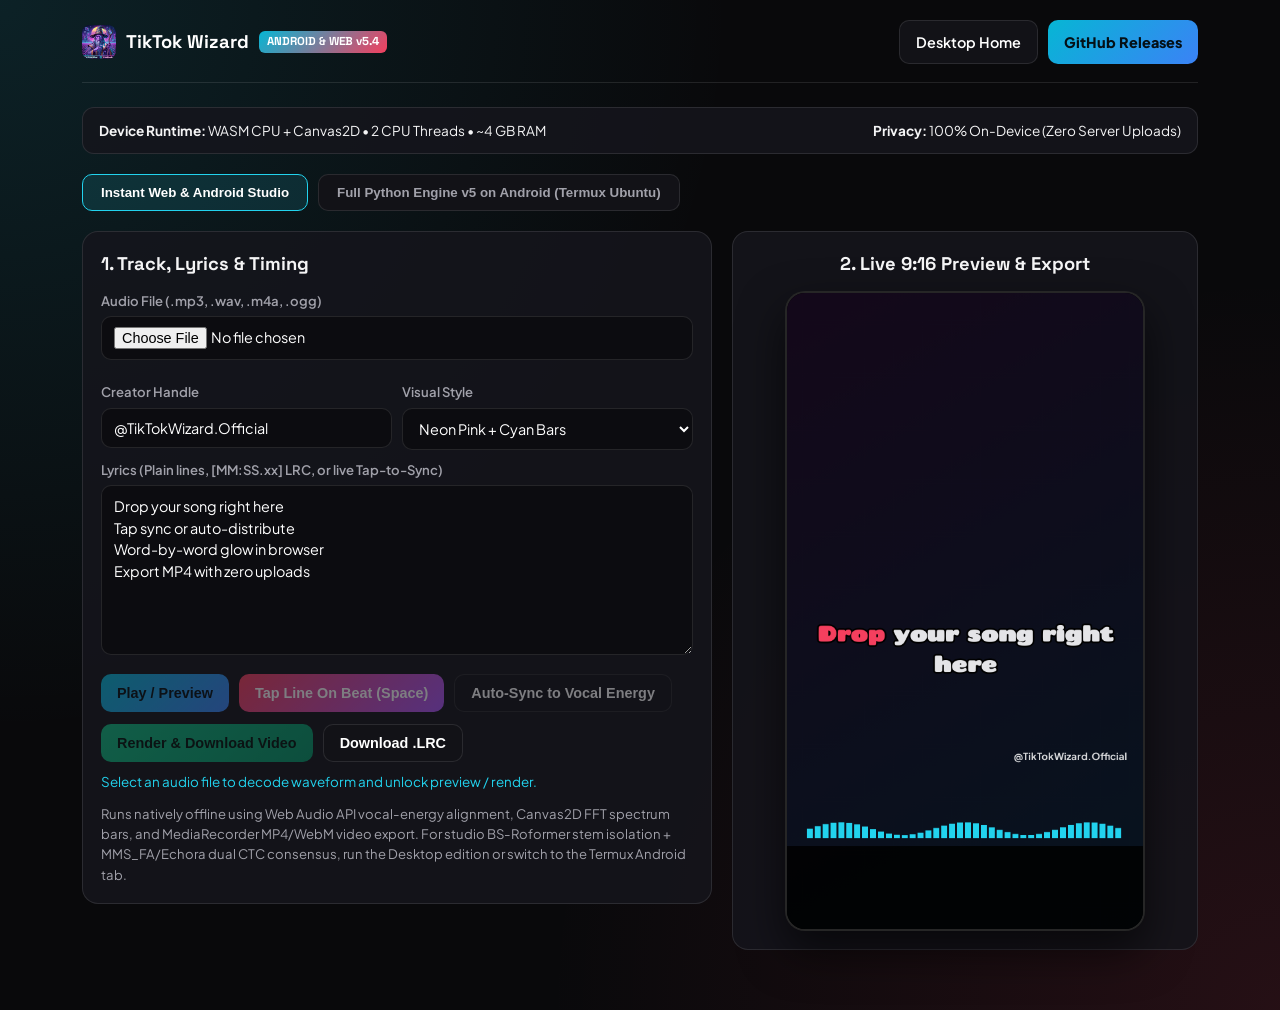
<file: docs/android/index.html>
<!DOCTYPE html>
<html lang="en">
<head>
  <meta charset="UTF-8" />
  <meta name="viewport" content="width=device-width, initial-scale=1.0, viewport-fit=cover" />
  <title>TikTok Wizard Android &amp; Web Studio (v5.4)</title>
  <meta name="theme-color" content="#09090b" />
  <meta name="description" content="Create TikTok karaoke videos directly on Android or Laptops in your browser (PWA), or run full Greenfield v5 in Termux Ubuntu." />
  <link rel="manifest" href="manifest.webmanifest" />
  <link rel="icon" type="image/png" sizes="64x64" href="../favicon.png" />
  <link rel="apple-touch-icon" href="../logo.png" />
  <link rel="preconnect" href="https://fonts.googleapis.com" />
  <link rel="preconnect" href="https://fonts.gstatic.com" crossorigin />
  <link href="https://fonts.googleapis.com/css2?family=Plus+Jakarta+Sans:wght@400;500;600;700;800&family=Space+Grotesk:wght@600;700;800&family=Chango&display=swap" rel="stylesheet" />
  <style>
    :root {
      --bg: #09090b;
      --surface: #121217;
      --card: rgba(22, 22, 28, 0.86);
      --border: rgba(255, 255, 255, 0.1);
      --accent: #22d3ee;
      --pink: #f43f5e;
      --green: #10b981;
      --text: #f4f4f5;
      --muted: #a1a1aa;
    }
    * { box-sizing: border-box; margin: 0; padding: 0; }
    body {
      background: radial-gradient(circle at top left, rgba(34,211,238,0.12), transparent 45%),
                  radial-gradient(circle at bottom right, rgba(244,63,94,0.12), transparent 45%),
                  var(--bg);
      color: var(--text);
      font-family: 'Plus Jakarta Sans', system-ui, sans-serif;
      line-height: 1.55;
      min-height: 100vh;
    }
    .wrap { max-width: 1180px; margin: 0 auto; padding: 20px clamp(14px, 3vw, 32px) 60px; }
    nav {
      display: flex; justify-content: space-between; align-items: center; gap: 12px; flex-wrap: wrap;
      padding-bottom: 18px; border-bottom: 1px solid var(--border); margin-bottom: 24px;
    }
    .brand { display: flex; align-items: center; gap: 10px; color: #fff; text-decoration: none; font-family: 'Space Grotesk', sans-serif; font-weight: 700; font-size: 1.15rem; }
    .brand img { width: 34px; height: 34px; border-radius: 8px; }
    .pill { background: linear-gradient(135deg, #06b6d4, #f43f5e); padding: 2px 8px; border-radius: 6px; font-size: 0.72rem; font-weight: 800; }
    .nav-actions { display: flex; gap: 10px; flex-wrap: wrap; }
    .btn {
      display: inline-flex; align-items: center; gap: 8px; padding: 10px 16px; border-radius: 10px;
      border: 1px solid var(--border); background: var(--surface); color: #fff; font-weight: 600;
      font-size: 0.9rem; cursor: pointer; text-decoration: none; transition: 0.18s ease;
    }
    .btn:hover { border-color: var(--accent); transform: translateY(-1px); }
    .btn-primary { background: linear-gradient(135deg, #06b6d4, #3b82f6); border: none; color: #041016; font-weight: 800; }
    .btn-pink { background: linear-gradient(135deg, #f43f5e, #a855f7); border: none; color: #fff; font-weight: 700; }
    .btn-green { background: linear-gradient(135deg, #10b981, #059669); border: none; color: #03150e; font-weight: 800; }
    .btn:disabled { opacity: 0.45; cursor: not-allowed; transform: none; }
    .hw-bar {
      display: flex; flex-wrap: wrap; gap: 10px; align-items: center; justify-content: space-between;
      padding: 12px 16px; border-radius: 12px; background: var(--card); border: 1px solid var(--border);
      margin-bottom: 20px; font-size: 0.85rem;
    }
    .tabs { display: flex; gap: 10px; flex-wrap: wrap; margin-bottom: 20px; }
    .tab-btn {
      padding: 10px 18px; border-radius: 10px; background: var(--surface); border: 1px solid var(--border);
      color: var(--muted); font-weight: 700; cursor: pointer;
    }
    .tab-btn.active { color: #fff; border-color: var(--accent); background: rgba(34,211,238,0.12); }
    .grid { display: grid; grid-template-columns: 1.15fr 0.85fr; gap: 20px; align-items: start; }
    @media (max-width: 880px) { .grid { grid-template-columns: 1fr; } }
    .card {
      background: var(--card); border: 1px solid var(--border); border-radius: 16px; padding: 18px;
    }
    .card h2 { font-family: 'Space Grotesk', sans-serif; font-size: 1.15rem; margin-bottom: 12px; }
    label { display: block; font-size: 0.82rem; color: var(--muted); margin: 10px 0 5px; font-weight: 600; }
    input[type="text"], input[type="file"], textarea, select {
      width: 100%; background: #0c0c10; border: 1px solid var(--border); color: #fff;
      border-radius: 10px; padding: 10px 12px; font-family: inherit; font-size: 0.9rem;
    }
    textarea { min-height: 170px; resize: vertical; line-height: 1.5; }
    .row { display: flex; gap: 10px; flex-wrap: wrap; margin-top: 12px; }
    canvas {
      width: 100%; max-width: 360px; aspect-ratio: 9 / 16; display: block; margin: 0 auto;
      border-radius: 20px; border: 2px solid rgba(255,255,255,0.15); background: #000;
      box-shadow: 0 20px 45px rgba(0,0,0,0.6);
    }
    .status { font-size: 0.84rem; color: var(--accent); margin-top: 10px; min-height: 22px; }
    pre.cmd {
      background: #08080c; border: 1px solid var(--border); border-radius: 10px; padding: 12px;
      overflow-x: auto; font-size: 0.84rem; color: #e4e4e7; margin: 8px 0 14px;
    }
    .hidden { display: none; }
    .note { font-size: 0.82rem; color: var(--muted); margin-top: 10px; }
  </style>
</head>
<body>
  <div class="wrap">
    <nav>
      <a href="../" class="brand">
        <img src="../logo.png" alt="TikTok Wizard" />
        <span>TikTok Wizard</span>
        <span class="pill">ANDROID &amp; WEB v5.4</span>
      </a>
      <div class="nav-actions">
        <button id="installPwaBtn" class="btn hidden">Install App (PWA)</button>
        <a href="../" class="btn">Desktop Home</a>
        <a href="https://github.com/R03LV1S/TikTokWizard/releases" class="btn btn-primary" target="_blank" rel="noopener">GitHub Releases</a>
      </div>
    </nav>

    <div class="hw-bar">
      <div><strong>Device Runtime:</strong> <span id="hwSummary">Scanning browser capabilities...</span></div>
      <div><strong>Privacy:</strong> <span>100% On-Device (Zero Server Uploads)</span></div>
    </div>

    <div class="tabs">
      <button class="tab-btn active" data-tab="pwa">Instant Web &amp; Android Studio</button>
      <button class="tab-btn" data-tab="termux">Full Python Engine v5 on Android (Termux Ubuntu)</button>
    </div>

    <section id="tab-pwa" class="grid">
      <div class="card">
        <h2>1. Track, Lyrics &amp; Timing</h2>
        <label for="audioInput">Audio File (.mp3, .wav, .m4a, .ogg)</label>
        <input id="audioInput" type="file" accept="audio/*" />

        <div class="row">
          <div style="flex:1; min-width:140px;">
            <label for="handleInput">Creator Handle</label>
            <input id="handleInput" type="text" value="@TikTokWizard.Official" />
          </div>
          <div style="flex:1; min-width:140px;">
            <label for="themeSelect">Visual Style</label>
            <select id="themeSelect">
              <option value="neon">Neon Pink + Cyan Bars</option>
              <option value="edm">EDM Electric Green</option>
              <option value="synth">Synthwave Purple / Gold</option>
            </select>
          </div>
        </div>

        <label for="lyricsInput">Lyrics (Plain lines, [MM:SS.xx] LRC, or live Tap-to-Sync)</label>
        <textarea id="lyricsInput" placeholder="Paste your lyrics (one display line per line) or upload LRC...&#10;&#10;Drop in your song&#10;Tap each line on beat&#10;Or auto-sync by vocal energy&#10;Export straight to TikTok">Drop your song right here
Tap sync or auto-distribute
Word-by-word glow in browser
Export MP4 with zero uploads</textarea>

        <div class="row">
          <button id="playPauseBtn" class="btn btn-primary" disabled>Play / Preview</button>
          <button id="tapSyncBtn" class="btn btn-pink" disabled>Tap Line On Beat (Space)</button>
          <button id="autoSyncBtn" class="btn" disabled>Auto-Sync to Vocal Energy</button>
        </div>
        <div class="row">
          <button id="exportVideoBtn" class="btn btn-green" disabled>Render &amp; Download Video</button>
          <button id="exportLrcBtn" class="btn">Download .LRC</button>
        </div>
        <div id="statusText" class="status">Select an audio file to decode waveform and unlock preview / render.</div>
        <p class="note">
          Runs natively offline using Web Audio API vocal-energy alignment, Canvas2D FFT spectrum bars, and MediaRecorder MP4/WebM video export.
          For studio BS-Roformer stem isolation + MMS_FA/Echora dual CTC consensus, run the Desktop edition or switch to the Termux Android tab.
        </p>
      </div>

      <div class="card" style="text-align:center;">
        <h2>2. Live 9:16 Preview &amp; Export</h2>
        <canvas id="stageCanvas" width="540" height="960"></canvas>
      </div>
    </section>

    <section id="tab-termux" class="card hidden">
      <h2>Run Full Python Greenfield Engine v5.4 Locally on Android</h2>
      <p style="color:var(--muted); margin-bottom:12px;">
        Standard Termux uses Android Bionic libc (where PyPI PyTorch wheels do not match). Installing <strong>Ubuntu inside Termux via proot-distro</strong> unlocks official ARM64 Linux PyTorch, MMS_FA, Echora, faster-whisper, and FFmpeg directly on your phone.
      </p>

      <label>Step 1 — Install Termux (F-Droid / GitHub build, NOT outdated Play Store build) &amp; run:</label>
      <pre class="cmd">pkg update -y &amp;&amp; pkg upgrade -y
pkg install -y proot-distro
termux-setup-storage
proot-distro install ubuntu
proot-distro login ubuntu --shared-tmp</pre>

      <label>Step 2 — Inside Ubuntu ARM64, clone TikTok Wizard (`R03LV1S/TikTokWizard`) &amp; set up:</label>
      <pre class="cmd">apt update &amp;&amp; apt install -y git python3 python3-venv python3-pip ffmpeg libsndfile1
git clone https://github.com/R03LV1S/TikTokWizard.git
cd "TikTokWizard/DO NOT TOUCH"
python3 -m venv venv &amp;&amp; source venv/bin/activate
pip install --upgrade pip &amp;&amp; pip install -r requirements.txt</pre>

      <label>Step 3 — Run Greenfield v5 in Mobile-Safe Fast Mode (`Kim_Vocal_2.onnx` avoids 3.6 GB OOM):</label>
      <pre class="cmd">python3 -u -m src.cli --project "../START HERE/_Projects/PaoPao - Grax" --fast-stems --align-only</pre>

      <p class="note">
        Recommended on Android phones with 6–12 GB RAM. Put your `.mp3` + `.txt` into `START HERE/_Projects/&lt;YourSong&gt;/` and copy rendered `.mp4` videos out via `/sdcard/Download/`.
      </p>
    </section>
  </div>

  <script>
    if ('serviceWorker' in navigator) {
      navigator.serviceWorker.register('./sw.js').catch(() => {});
    }

    // PWA Install prompt
    let deferredPrompt = null;
    const installBtn = document.getElementById('installPwaBtn');
    window.addEventListener('beforeinstallprompt', (e) => {
      e.preventDefault();
      deferredPrompt = e;
      installBtn.classList.remove('hidden');
    });
    installBtn.addEventListener('click', async () => {
      if (!deferredPrompt) return;
      deferredPrompt.prompt();
      await deferredPrompt.userChoice;
      deferredPrompt = null;
      installBtn.classList.add('hidden');
    });

    // Device & WebGPU hardware check
    (async function probeDevice() {
      const el = document.getElementById('hwSummary');
      const cores = navigator.hardwareConcurrency || '?';
      const mem = navigator.deviceMemory ? ` • ~${navigator.deviceMemory} GB RAM` : '';
      let gpuTag = 'WASM CPU + Canvas2D';
      if ('gpu' in navigator) {
        try {
          const adapter = await navigator.gpu.requestAdapter();
          if (adapter) {
            const info = adapter.info || (await adapter.requestAdapterInfo?.()) || {};
            const desc = [info.vendor, info.architecture, info.device].filter(Boolean).join(' ') || 'WebGPU Hardware Adapter';
            gpuTag = `WebGPU (${desc})`;
          }
        } catch {}
      }
      el.textContent = `${gpuTag} • ${cores} CPU Threads${mem}`;
    })();

    // Tab switching
    document.querySelectorAll('.tab-btn').forEach((b) => {
      b.addEventListener('click', () => {
        document.querySelectorAll('.tab-btn').forEach((x) => x.classList.remove('active'));
        b.classList.add('active');
        const tab = b.dataset.tab;
        document.getElementById('tab-pwa').classList.toggle('hidden', tab !== 'pwa');
        document.getElementById('tab-termux').classList.toggle('hidden', tab !== 'termux');
      });
    });

    const THEMES = {
      neon:  { hi: '#f43f5e', base: '#e4e4e7', viz: '#22d3ee', bg1: '#14081a', bg2: '#07141f' },
      edm:   { hi: '#00ff88', base: '#e4e4e7', viz: '#22d3ee', bg1: '#041a10', bg2: '#090910' },
      synth: { hi: '#facc15', base: '#f4f4f5', viz: '#ec4899', bg1: '#1c0b2b', bg2: '#0d0718' },
    };

    const audioInput = document.getElementById('audioInput');
    const lyricsInput = document.getElementById('lyricsInput');
    const handleInput = document.getElementById('handleInput');
    const themeSelect = document.getElementById('themeSelect');
    const playPauseBtn = document.getElementById('playPauseBtn');
    const tapSyncBtn = document.getElementById('tapSyncBtn');
    const autoSyncBtn = document.getElementById('autoSyncBtn');
    const exportVideoBtn = document.getElementById('exportVideoBtn');
    const exportLrcBtn = document.getElementById('exportLrcBtn');
    const statusText = document.getElementById('statusText');
    const canvas = document.getElementById('stageCanvas');
    const ctx = canvas.getContext('2d');

    let audioCtx = null;
    let audioBuffer = null;
    let analyser = null;
    let sourceNode = null;
    let destStreamNode = null;
    let isPlaying = false;
    let playStartCtxTime = 0;
    let playOffsetSec = 0;
    let syncedLines = []; // [{text, start, end}]
    let tapCursor = 0;
    let rafId = null;

    function parseLines() {
      const raw = lyricsInput.value.split(/\r?\n/).map((s) => s.trim()).filter(Boolean);
      const lrcRe = /^\[(\d{1,3}):(\d{2}(?:\.\d+)?)\]\s*(.*)$/;
      const parsed = [];
      for (const ln of raw) {
        const m = ln.match(lrcRe);
        if (m) {
          parsed.push({ text: m[3].trim(), start: Number(m[1]) * 60 + Number(m[2]), end: 0 });
        } else {
          parsed.push({ text: ln, start: null, end: 0 });
        }
      }
      const dur = audioBuffer ? audioBuffer.duration : Math.max(10, parsed.length * 3);
      for (let i = 0; i < parsed.length; i++) {
        if (parsed[i].start === null) {
          parsed[i].start = (i / Math.max(1, parsed.length)) * dur;
        }
        const nextSt = (i + 1 < parsed.length && parsed[i + 1].start !== null) ? parsed[i + 1].start : dur;
        parsed[i].end = Math.max(parsed[i].start + 0.3, nextSt);
      }
      syncedLines = parsed;
    }

    function autoSyncToVocalEnergy() {
      if (!audioBuffer) return;
      const ch = audioBuffer.getChannelData(0);
      const sr = audioBuffer.sampleRate;
      const hop = Math.floor(sr * 0.05);
      const rms = [];
      let peak = 1e-6;
      for (let i = 0; i < ch.length; i += hop) {
        let sum = 0;
        const end = Math.min(ch.length, i + hop);
        for (let j = i; j < end; j++) sum += ch[j] * ch[j];
        const v = Math.sqrt(sum / Math.max(1, end - i));
        rms.push(v);
        if (v > peak) peak = v;
      }
      const thresh = peak * 0.22;
      let startIdx = rms.findIndex((v) => v >= thresh);
      let endIdx = rms.length - 1;
      while (endIdx > startIdx && rms[endIdx] < thresh * 0.6) endIdx--;
      const t0 = Math.max(0.2, (startIdx >= 0 ? startIdx : 0) * 0.05);
      const t1 = Math.max(t0 + 2.0, endIdx * 0.05);

      const raw = lyricsInput.value.split(/\r?\n/).map((s) => s.replace(/^\[\d+:\d+(?:\.\d+)?\]\s*/, '').trim()).filter(Boolean);
      const weights = raw.map((l) => Math.max(4, l.replace(/\s+/g, '').length));
      const totalW = weights.reduce((a, b) => a + b, 0) || 1;
      let cur = t0;
      const out = [];
      for (let i = 0; i < raw.length; i++) {
        const span = (weights[i] / totalW) * (t1 - t0);
        out.push({ text: raw[i], start: cur, end: cur + span });
        cur += span;
      }
      syncedLines = out;
      lyricsInput.value = out.map((o) => {
        const mm = String(Math.floor(o.start / 60)).padStart(2, '0');
        const ss = (o.start % 60).toFixed(2).padStart(5, '0');
        return `[${mm}:${ss}] ${o.text}`;
      }).join('\n');
      statusText.textContent = `Auto-distributed ${out.length} lines across active audio span (${t0.toFixed(1)}s – ${t1.toFixed(1)}s).`;
    }

    function currentPlayTime() {
      if (!isPlaying || !audioCtx) return playOffsetSec;
      return playOffsetSec + (audioCtx.currentTime - playStartCtxTime);
    }

    function wrapLines(text, maxWidth) {
      const words = text.split(/\s+/);
      const out = [];
      let cur = '';
      for (const w of words) {
        const test = cur ? `${cur} ${w}` : w;
        if (ctx.measureText(test).width > maxWidth && cur) {
          out.push(cur);
          cur = w;
        } else {
          cur = test;
        }
      }
      if (cur) out.push(cur);
      return out;
    }

    function drawFrame() {
      const W = canvas.width;
      const H = canvas.height;
      const theme = THEMES[themeSelect.value] || THEMES.neon;
      const t = currentPlayTime();

      const grad = ctx.createLinearGradient(0, 0, W, H);
      grad.addColorStop(0, theme.bg1);
      grad.addColorStop(1, theme.bg2);
      ctx.fillStyle = grad;
      ctx.fillRect(0, 0, W, H);

      // TikTok bottom safe pad
      const padH = Math.round(H * 0.13);
      ctx.fillStyle = 'rgba(0,0,0,0.85)';
      ctx.fillRect(0, H - padH, W, padH);

      // Spectrum bars
      const bars = 40;
      const freq = new Uint8Array(bars * 2);
      if (analyser && isPlaying) analyser.getByteFrequencyData(freq);
      const vizY = H - padH - 12;
      const bw = (W - 60) / bars;
      for (let i = 0; i < bars; i++) {
        const amp = analyser && isPlaying ? (freq[i] / 255) : (0.12 + 0.08 * Math.sin(t * 4 + i * 0.4));
        const bh = Math.max(4, amp * 120);
        ctx.fillStyle = theme.viz;
        ctx.fillRect(30 + i * bw, vizY - bh, Math.max(2, bw - 3), bh);
      }

      // Single active lyric line with progressive word highlight
      const active = syncedLines.find((ln) => t >= ln.start && t <= ln.end) || syncedLines[0];
      if (active) {
        ctx.font = "800 32px 'Chango', 'Space Grotesk', sans-serif";
        ctx.textAlign = 'center';
        ctx.textBaseline = 'middle';
        const wrapped = wrapLines(active.text, W - 72);
        const startY = H * 0.56 - (wrapped.length - 1) * 22;
        const frac = Math.min(1, Math.max(0, (t - active.start) / Math.max(0.2, active.end - active.start)));
        const allWords = active.text.split(/\s+/);
        let wordCursor = 0;
        wrapped.forEach((lineStr, li) => {
          const lineWords = lineStr.split(/\s+/);
          const totalLineW = ctx.measureText(lineStr).width;
          let drawX = (W - totalLineW) / 2;
          const drawY = startY + li * 46;
          for (const wtxt of lineWords) {
            const wFrac = wordCursor / Math.max(1, allWords.length);
            const lit = t >= active.start && frac >= wFrac;
            const ww = ctx.measureText(wtxt + ' ').width;
            ctx.lineWidth = 5;
            ctx.strokeStyle = '#000000';
            ctx.strokeText(wtxt, drawX + ctx.measureText(wtxt).width / 2, drawY);
            ctx.fillStyle = lit ? theme.hi : theme.base;
            ctx.fillText(wtxt, drawX + ctx.measureText(wtxt).width / 2, drawY);
            drawX += ww;
            wordCursor++;
          }
        });
      }

      // Handle watermark
      const hTxt = (handleInput.value || '').trim();
      if (hTxt) {
        ctx.font = "700 15px 'Plus Jakarta Sans', sans-serif";
        ctx.fillStyle = 'rgba(255,255,255,0.85)';
        ctx.textAlign = 'right';
        ctx.fillText(hTxt, W - 24, H - padH - 135);
      }

      if (isPlaying && audioBuffer && t >= audioBuffer.duration) {
        stopAudio();
      }
      rafId = requestAnimationFrame(drawFrame);
    }

    function stopAudio() {
      if (sourceNode) {
        try { sourceNode.stop(); } catch {}
        sourceNode.disconnect();
        sourceNode = null;
      }
      isPlaying = false;
      playPauseBtn.textContent = 'Play / Preview';
    }

    async function startAudio(fromSec = 0) {
      if (!audioBuffer) return;
      stopAudio();
      if (!audioCtx) audioCtx = new (window.AudioContext || window.webkitAudioContext)();
      if (audioCtx.state === 'suspended') await audioCtx.resume();
      parseLines();

      analyser = audioCtx.createAnalyser();
      analyser.fftSize = 256;
      destStreamNode = audioCtx.createMediaStreamDestination();

      sourceNode = audioCtx.createBufferSource();
      sourceNode.buffer = audioBuffer;
      sourceNode.connect(analyser);
      analyser.connect(audioCtx.destination);
      analyser.connect(destStreamNode);

      playOffsetSec = fromSec;
      playStartCtxTime = audioCtx.currentTime;
      sourceNode.start(0, fromSec);
      isPlaying = true;
      playPauseBtn.textContent = 'Pause Preview';
    }

    audioInput.addEventListener('change', async (e) => {
      const file = e.target.files?.[0];
      if (!file) return;
      stopAudio();
      statusText.textContent = `Decoding ${file.name}...`;
      if (!audioCtx) audioCtx = new (window.AudioContext || window.webkitAudioContext)();
      const buf = await file.arrayBuffer();
      audioBuffer = await audioCtx.decodeAudioData(buf);
      playOffsetSec = 0;
      tapCursor = 0;
      parseLines();
      playPauseBtn.disabled = false;
      tapSyncBtn.disabled = false;
      autoSyncBtn.disabled = false;
      exportVideoBtn.disabled = false;
      statusText.textContent = `Loaded ${file.name} (${audioBuffer.duration.toFixed(1)}s). Click Auto-Sync or Play + Tap Sync!`;
    });

    playPauseBtn.addEventListener('click', () => {
      if (isPlaying) {
        playOffsetSec = currentPlayTime();
        stopAudio();
      } else {
        startAudio(playOffsetSec >= (audioBuffer?.duration || 0) ? 0 : playOffsetSec);
      }
    });

    autoSyncBtn.addEventListener('click', () => {
      autoSyncToVocalEnergy();
    });

    function recordTap() {
      if (!isPlaying) return;
      const lines = lyricsInput.value.split(/\r?\n/).map((s) => s.replace(/^\[\d+:\d+(?:\.\d+)?\]\s*/, '').trim()).filter(Boolean);
      if (tapCursor >= lines.length) {
        statusText.textContent = 'All lines tapped! Press Pause or Export.';
        return;
      }
      const t = currentPlayTime();
      const mm = String(Math.floor(t / 60)).padStart(2, '0');
      const ss = (t % 60).toFixed(2).padStart(5, '0');
      const rawAll = lyricsInput.value.split(/\r?\n/);
      let count = 0;
      for (let i = 0; i < rawAll.length; i++) {
        const clean = rawAll[i].replace(/^\[\d+:\d+(?:\.\d+)?\]\s*/, '').trim();
        if (!clean) continue;
        if (count === tapCursor) {
          rawAll[i] = `[${mm}:${ss}] ${clean}`;
          break;
        }
        count++;
      }
      lyricsInput.value = rawAll.join('\n');
      tapCursor++;
      parseLines();
      statusText.textContent = `Tapped line ${tapCursor}/${lines.length} at ${mm}:${ss}`;
    }

    tapSyncBtn.addEventListener('click', recordTap);
    window.addEventListener('keydown', (e) => {
      if (e.code === 'Space' && document.activeElement !== lyricsInput && document.activeElement !== handleInput && isPlaying) {
        e.preventDefault();
        recordTap();
      }
    });

    exportLrcBtn.addEventListener('click', () => {
      parseLines();
      const body = syncedLines.map((l) => {
        const mm = String(Math.floor(l.start / 60)).padStart(2, '0');
        const ss = (l.start % 60).toFixed(2).padStart(5, '0');
        return `[${mm}:${ss}]${l.text}`;
      }).join('\n');
      const blob = new Blob([body + '\n'], { type: 'text/plain;charset=utf-8' });
      const a = document.createElement('a');
      a.href = URL.createObjectURL(blob);
      a.download = 'lyrics_synced.lrc';
      a.click();
    });

    exportVideoBtn.addEventListener('click', async () => {
      if (!audioBuffer) return;
      exportVideoBtn.disabled = true;
      await startAudio(0);
      const canvasStream = canvas.captureStream(30);
      const tracks = [...canvasStream.getVideoTracks(), ...destStreamNode.stream.getAudioTracks()];
      const mixed = new MediaStream(tracks);
      const mime = MediaRecorder.isTypeSupported('video/mp4;codecs=avc1,mp4a.40.2')
        ? 'video/mp4;codecs=avc1,mp4a.40.2'
        : (MediaRecorder.isTypeSupported('video/webm;codecs=vp9,opus') ? 'video/webm;codecs=vp9,opus' : 'video/webm');
      const rec = new MediaRecorder(mixed, { mimeType: mime, videoBitsPerSecond: 4_500_000 });
      const chunks = [];
      rec.ondataavailable = (ev) => { if (ev.data.size > 0) chunks.push(ev.data); };
      rec.onstop = () => {
        const blob = new Blob(chunks, { type: mime });
        const ext = mime.includes('mp4') ? 'mp4' : 'webm';
        const a = document.createElement('a');
        a.href = URL.createObjectURL(blob);
        a.download = `tiktok_wizard_mobile.${ext}`;
        a.click();
        exportVideoBtn.disabled = false;
        statusText.textContent = `Exported tiktok_wizard_mobile.${ext} (${(blob.size / 1024 / 1024).toFixed(2)} MB)!`;
      };
      rec.start(250);
      statusText.textContent = `Recording video render (${mime.split(';')[0]})... keep tab visible until track finishes.`;
      sourceNode.onended = () => {
        stopAudio();
        if (rec.state !== 'inactive') rec.stop();
      };
    });

    parseLines();
    drawFrame();
  </script>
</body>
</html>
</file>
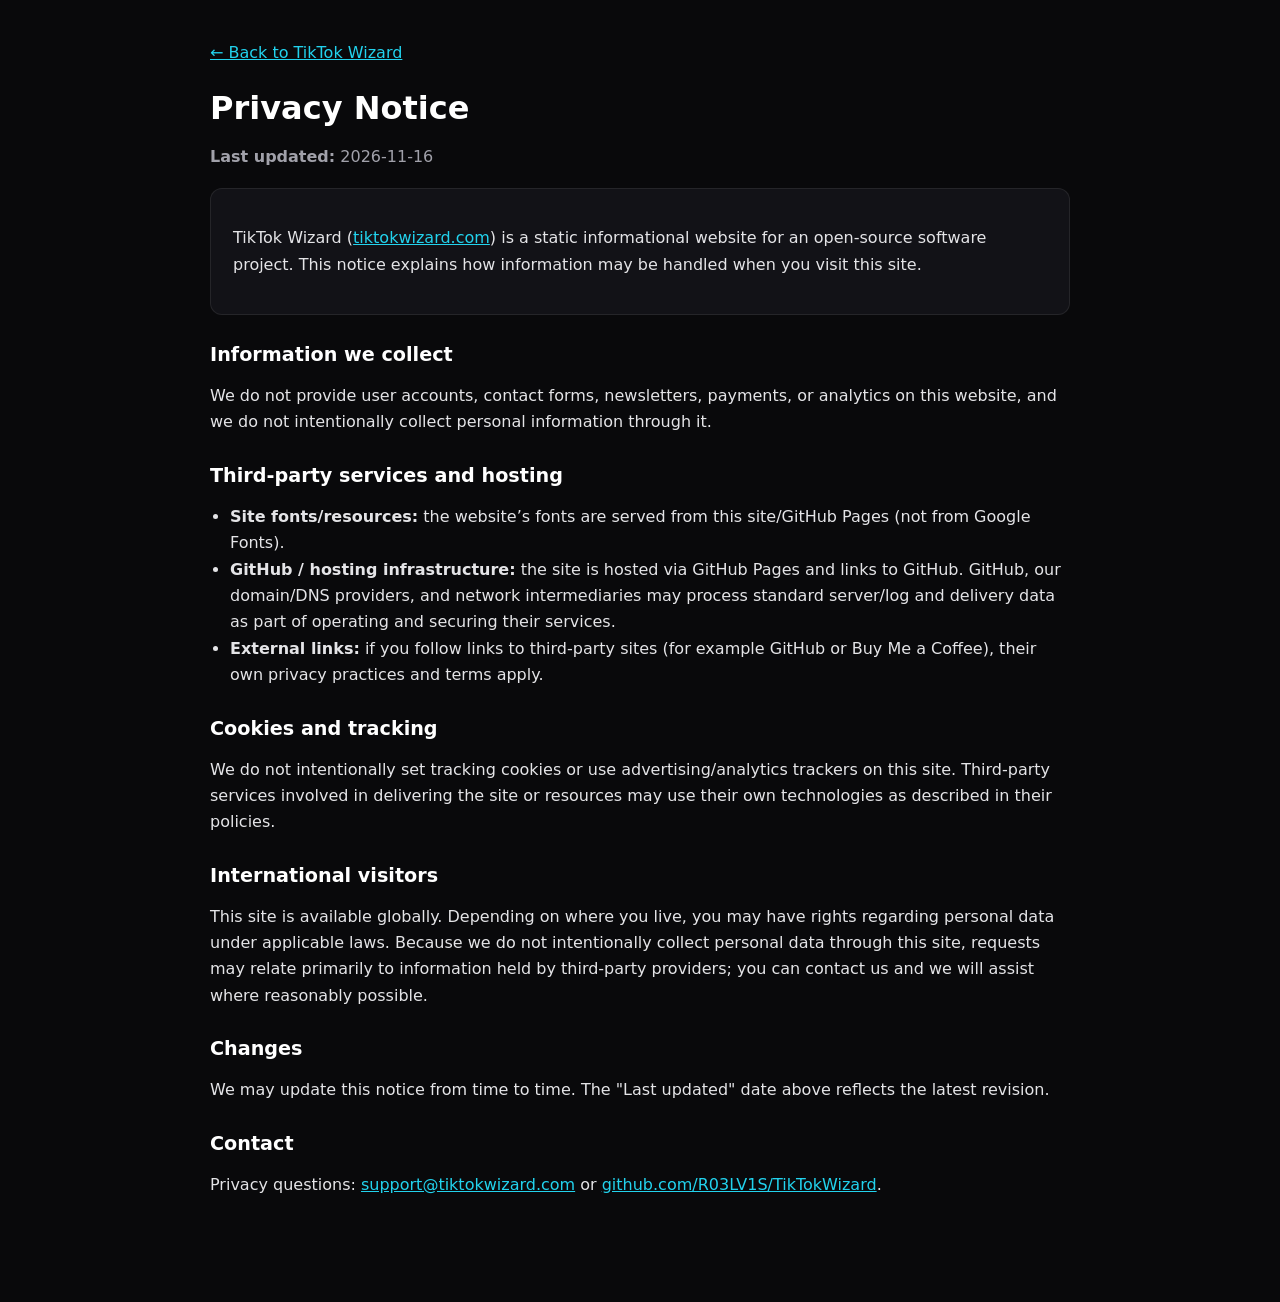
<file: docs/privacy.html>
<!doctype html>
<html lang="en">
<head>
  <meta charset="utf-8">
  <meta name="viewport" content="width=device-width, initial-scale=1">
  <title>Privacy Notice | TikTok Wizard</title>
  <meta name="description" content="Privacy notice for the TikTok Wizard website.">
  <link rel="icon" type="image/png" sizes="64x64" href="favicon.png">
  <style>
    :root { color-scheme: dark; }
    body { font-family: system-ui, -apple-system, Segoe UI, Roboto, Helvetica, Arial, sans-serif; max-width: 860px; margin: 40px auto; padding: 0 20px 48px; line-height: 1.65; color: #e4e4e7; background: #09090b; }
    h1, h2 { color: #fff; line-height: 1.25; }
    h1 { margin-bottom: 0.25rem; }
    h2 { margin-top: 1.75rem; font-size: 1.2rem; }
    a { color: #22d3ee; }
    .muted { color: #a1a1aa; }
    ul { padding-left: 1.25rem; }
    code { background: #18181b; padding: 0.1rem 0.35rem; border-radius: 4px; }
    .card { background: #121217; border: 1px solid rgba(255,255,255,0.08); border-radius: 12px; padding: 20px 22px; margin-top: 18px; }
  </style>
</head>
<body>
  <p><a href="/">&larr; Back to TikTok Wizard</a></p>
  <h1>Privacy Notice</h1>
  <p class="muted"><strong>Last updated:</strong> 2026-11-16</p>

  <div class="card">
    <p>TikTok Wizard (<a href="https://tiktokwizard.com">tiktokwizard.com</a>) is a static informational website for an open-source software project. This notice explains how information may be handled when you visit this site.</p>
  </div>

  <h2>Information we collect</h2>
  <p>We do not provide user accounts, contact forms, newsletters, payments, or analytics on this website, and we do not intentionally collect personal information through it.</p>

  <h2>Third-party services and hosting</h2>
  <ul>
    <li><strong>Site fonts/resources:</strong> the website’s fonts are served from this site/GitHub Pages (not from Google Fonts).</li>
    <li><strong>GitHub / hosting infrastructure:</strong> the site is hosted via GitHub Pages and links to GitHub. GitHub, our domain/DNS providers, and network intermediaries may process standard server/log and delivery data as part of operating and securing their services.</li>
    <li><strong>External links:</strong> if you follow links to third-party sites (for example GitHub or Buy Me a Coffee), their own privacy practices and terms apply.</li>
  </ul>

  <h2>Cookies and tracking</h2>
  <p>We do not intentionally set tracking cookies or use advertising/analytics trackers on this site. Third-party services involved in delivering the site or resources may use their own technologies as described in their policies.</p>

  <h2>International visitors</h2>
  <p>This site is available globally. Depending on where you live, you may have rights regarding personal data under applicable laws. Because we do not intentionally collect personal data through this site, requests may relate primarily to information held by third-party providers; you can contact us and we will assist where reasonably possible.</p>

  <h2>Changes</h2>
  <p>We may update this notice from time to time. The "Last updated" date above reflects the latest revision.</p>

  <h2>Contact</h2>
  <p>Privacy questions: <a href="mailto:support@tiktokwizard.com">support@tiktokwizard.com</a> or <a href="https://github.com/R03LV1S/TikTokWizard">github.com/R03LV1S/TikTokWizard</a>.</p>
</body>
</html>
</file>
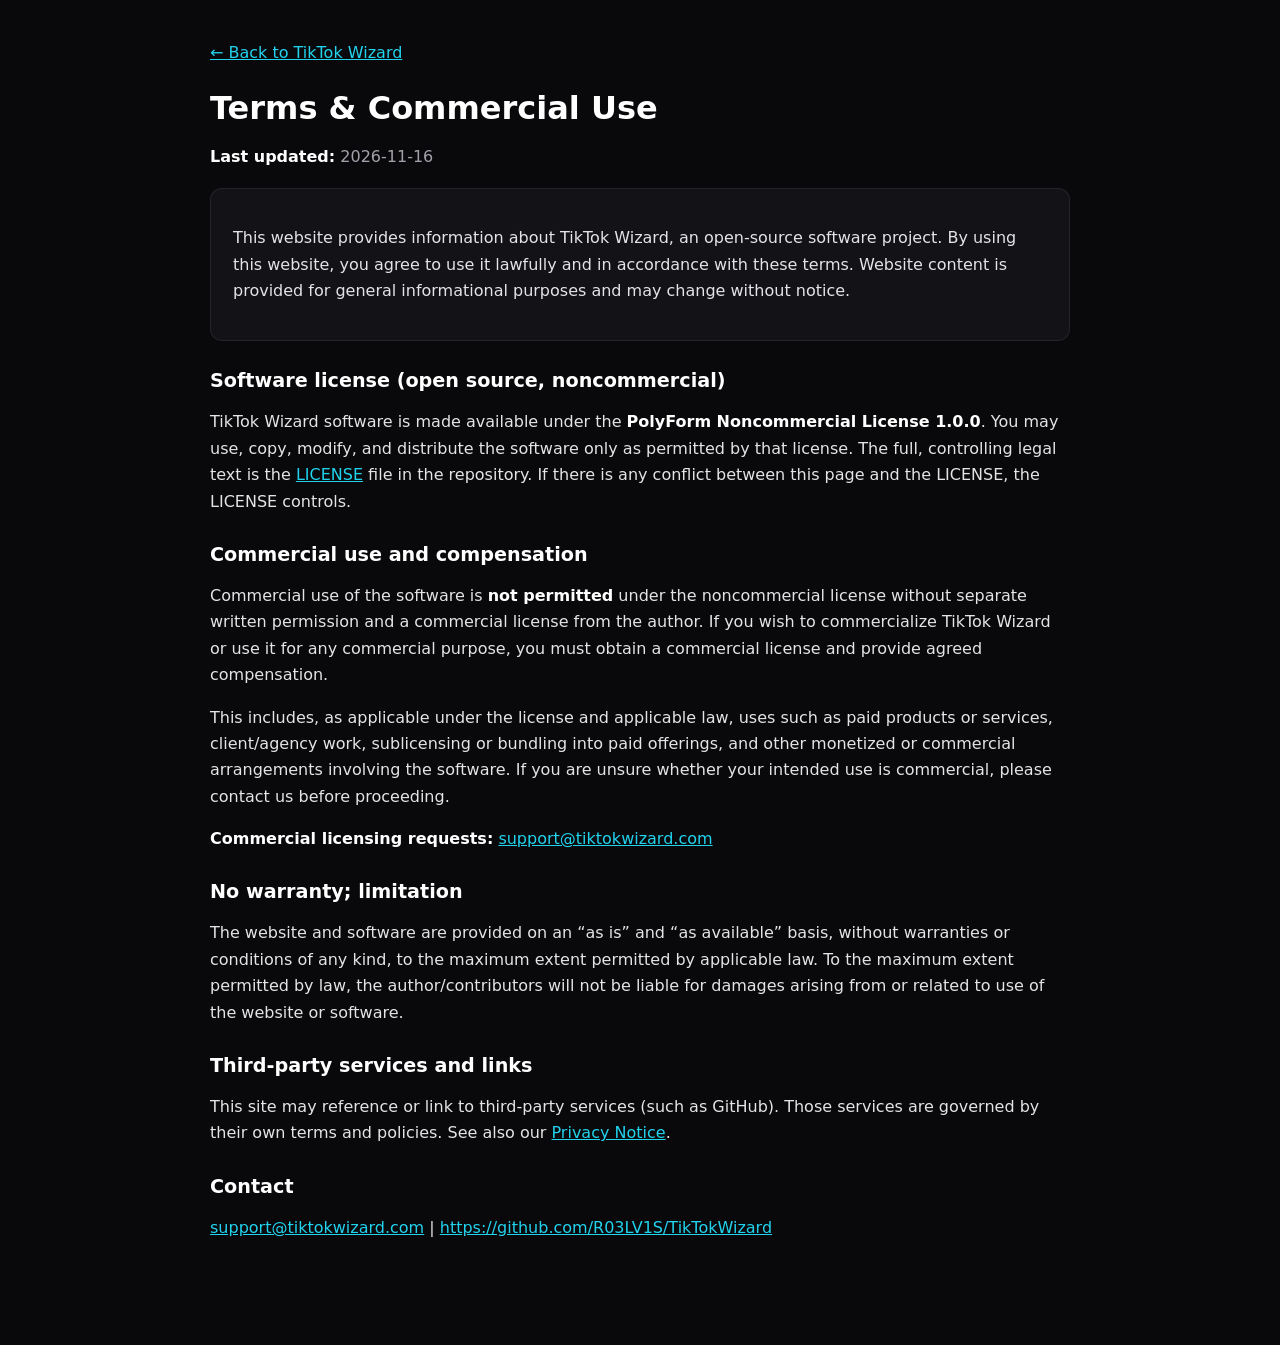
<file: docs/terms.html>
<!doctype html>
<html lang="en">
<head>
  <meta charset="utf-8">
  <meta name="viewport" content="width=device-width, initial-scale=1">
  <title>Terms &amp; Commercial Use | TikTok Wizard</title>
  <meta name="description" content="Terms, license, and commercial use information for TikTok Wizard.">
  <link rel="icon" type="image/png" sizes="64x64" href="favicon.png">
  <style>
    :root { color-scheme: dark; }
    body { font-family: system-ui, -apple-system, Segoe UI, Roboto, Helvetica, Arial, sans-serif; max-width: 860px; margin: 40px auto; padding: 0 20px 48px; line-height: 1.65; color: #e4e4e7; background: #09090b; }
    h1, h2 { color: #fff; line-height: 1.25; }
    h1 { margin-bottom: 0.25rem; }
    h2 { margin-top: 1.75rem; font-size: 1.2rem; }
    a { color: #22d3ee; }
    .muted { color: #a1a1aa; }
    ul { padding-left: 1.25rem; }
    .card { background: #121217; border: 1px solid rgba(255,255,255,0.08); border-radius: 12px; padding: 20px 22px; margin-top: 18px; }
    strong { color: #fff; }
  </style>
</head>
<body>
  <p><a href="/">&larr; Back to TikTok Wizard</a></p>
  <h1>Terms &amp; Commercial Use</h1>
  <p class="muted"><strong>Last updated:</strong> 2026-11-16</p>

  <div class="card">
    <p>This website provides information about TikTok Wizard, an open-source software project. By using this website, you agree to use it lawfully and in accordance with these terms. Website content is provided for general informational purposes and may change without notice.</p>
  </div>

  <h2>Software license (open source, noncommercial)</h2>
  <p>TikTok Wizard software is made available under the <strong>PolyForm Noncommercial License 1.0.0</strong>. You may use, copy, modify, and distribute the software only as permitted by that license. The full, controlling legal text is the <a href="https://github.com/R03LV1S/TikTokWizard/blob/main/LICENSE">LICENSE</a> file in the repository. If there is any conflict between this page and the LICENSE, the LICENSE controls.</p>

  <h2>Commercial use and compensation</h2>
  <p>Commercial use of the software is <strong>not permitted</strong> under the noncommercial license without separate written permission and a commercial license from the author. If you wish to commercialize TikTok Wizard or use it for any commercial purpose, you must obtain a commercial license and provide agreed compensation.</p>
  <p>This includes, as applicable under the license and applicable law, uses such as paid products or services, client/agency work, sublicensing or bundling into paid offerings, and other monetized or commercial arrangements involving the software. If you are unsure whether your intended use is commercial, please contact us before proceeding.</p>
  <p><strong>Commercial licensing requests:</strong> <a href="mailto:support@tiktokwizard.com">support@tiktokwizard.com</a></p>

  <h2>No warranty; limitation</h2>
  <p>The website and software are provided on an &ldquo;as is&rdquo; and &ldquo;as available&rdquo; basis, without warranties or conditions of any kind, to the maximum extent permitted by applicable law. To the maximum extent permitted by law, the author/contributors will not be liable for damages arising from or related to use of the website or software.</p>

  <h2>Third-party services and links</h2>
  <p>This site may reference or link to third-party services (such as GitHub). Those services are governed by their own terms and policies. See also our <a href="/privacy.html">Privacy Notice</a>.</p>

  <h2>Contact</h2>
  <p><a href="mailto:support@tiktokwizard.com">support@tiktokwizard.com</a> | <a href="https://github.com/R03LV1S/TikTokWizard">https://github.com/R03LV1S/TikTokWizard</a></p>
</body>
</html>
</file>
